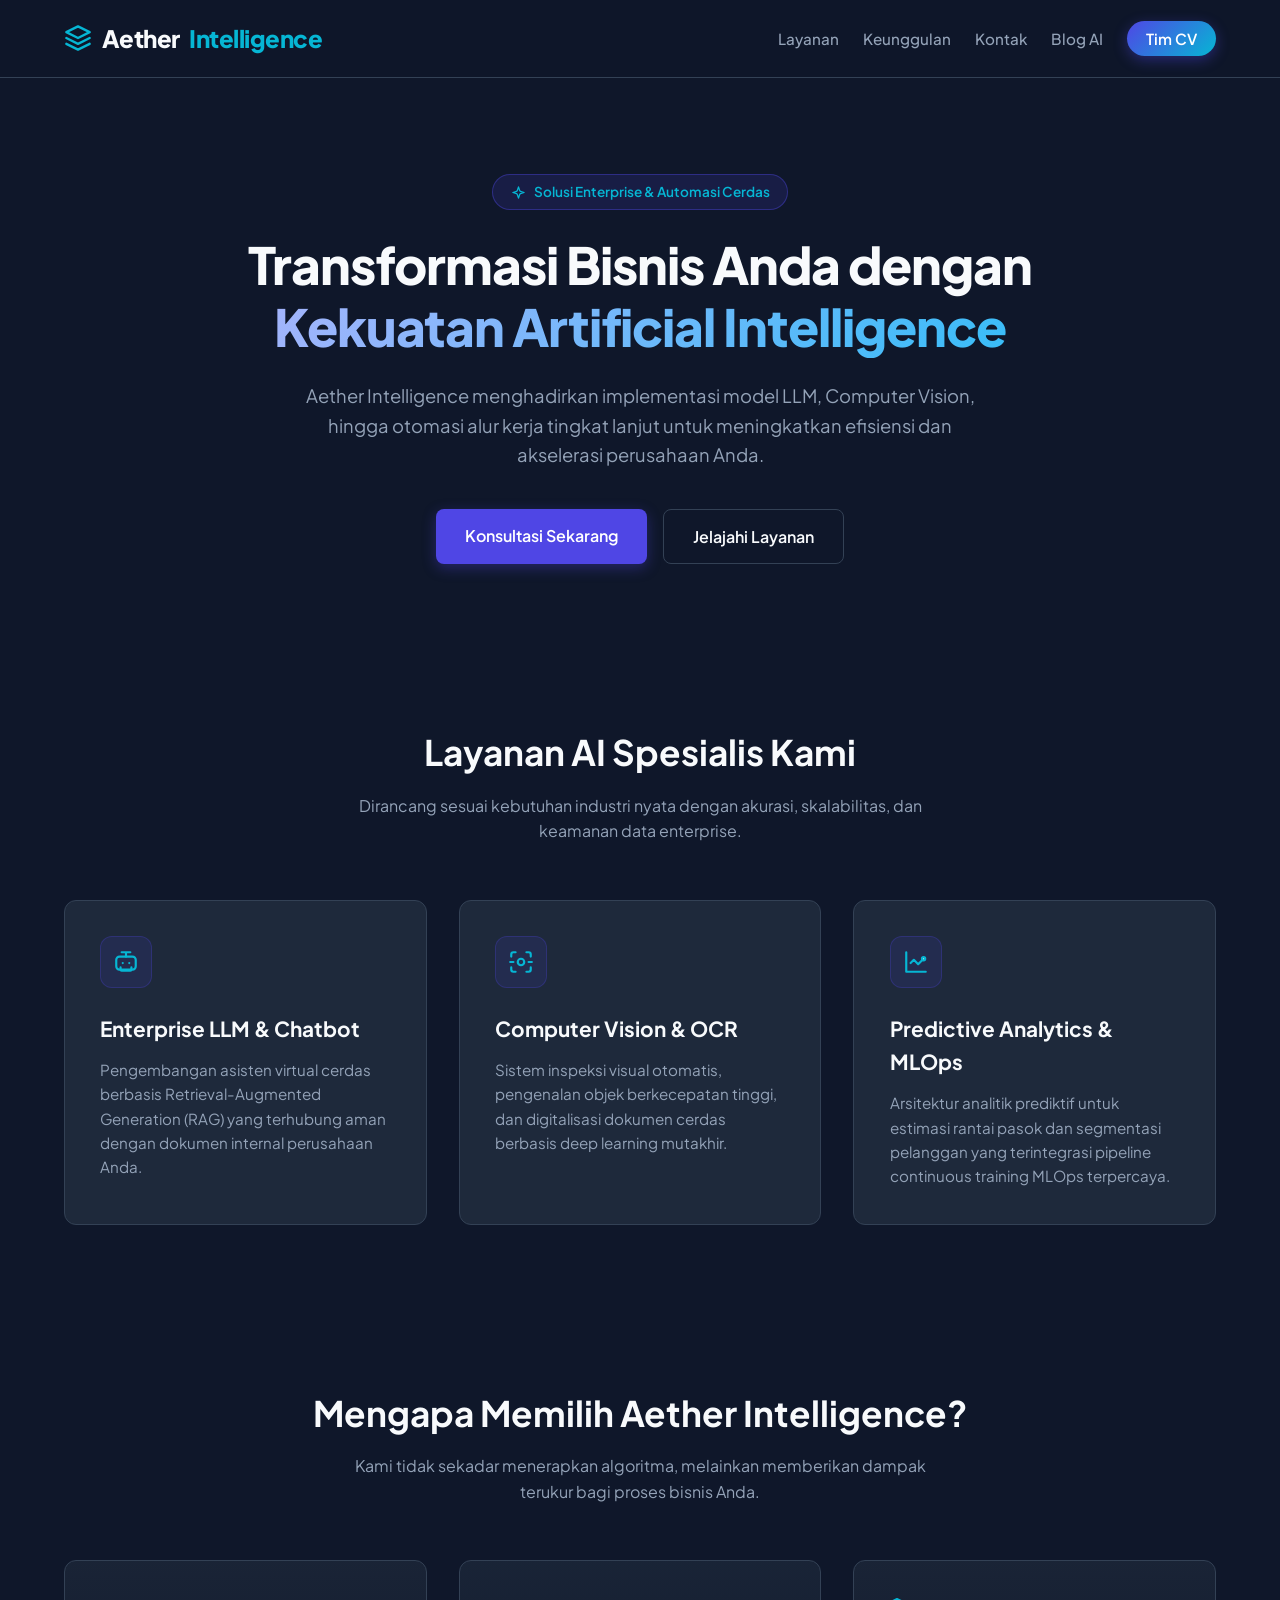
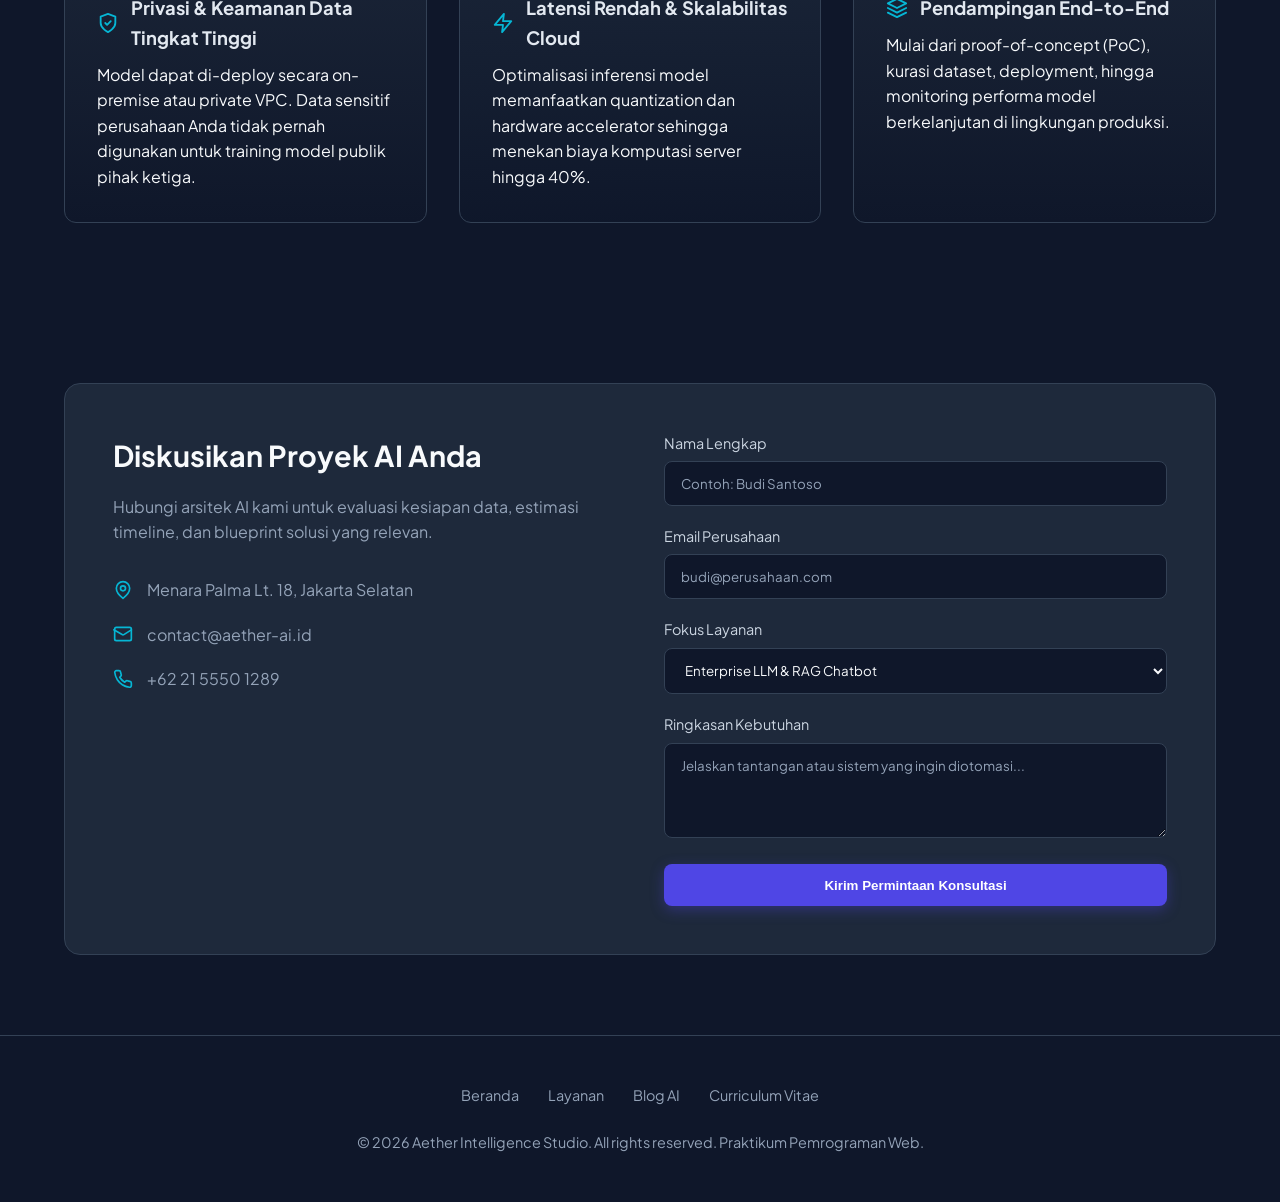
<file: index.html>
<!DOCTYPE html>
<html lang="id">
<head>
  <meta charset="UTF-8">
  <meta name="viewport" content="width=device-width, initial-scale=1.0">
  <title>Aether Intelligence - Solusi Jasa Artificial Intelligence Terdepan</title>
  <meta name="description" content="Aether Intelligence menghadirkan solusi jasa Artificial Intelligence untuk perusahaan: chatbot LLM berbasis RAG, computer vision, dan analitik prediktif dengan pendampingan end-to-end.">
  
  <!-- Google Fonts: Plus Jakarta Sans -->
  <link rel="preconnect" href="https://fonts.googleapis.com">
  <link rel="preconnect" href="https://fonts.gstatic.com" crossorigin>
  <link href="https://fonts.googleapis.com/css2?family=Plus+Jakarta+Sans:wght@400;500;600;700;800&display=swap" rel="stylesheet">
  
  <!-- External Pure CSS -->
  <link rel="stylesheet" href="assets/css/style.css">
</head>
<body>

  <!-- Header & Navigation -->
  <header>
    <div class="container navbar">
      <a href="index.html" class="logo">
        <!-- Modern Tech AI Vector Logo -->
        <svg class="logo-icon" viewBox="0 0 24 24" fill="none" stroke="currentColor" stroke-linecap="round" stroke-linejoin="round">
          <path d="M12 2L2 7l10 5 10-5-10-5zM2 17l10 5 10-5M2 12l10 5 10-5"/>
        </svg>
        Aether<span>Intelligence</span>
      </a>
      <nav>
        <ul class="nav-links">
          <li><a href="#layanan">Layanan</a></li>
          <li><a href="#tentang">Keunggulan</a></li>
          <li><a href="#kontak">Kontak</a></li>
          <li><a href="blog.html">Blog AI</a></li>
          <li><a href="cv.html" class="btn-nav">Tim CV</a></li>
        </ul>
      </nav>
    </div>
  </header>

  <main>
    <!-- Hero Section -->
    <section class="hero">
      <div class="container">
        <!-- Pill Badge dengan Sparkles SVG -->
        <span class="badge-tag">
          <svg viewBox="0 0 24 24" fill="none" stroke="currentColor" stroke-linecap="round" stroke-linejoin="round">
            <path d="m12 3-1.9 5.8a2 2 0 0 1-1.3 1.3L3 12l5.8 1.9a2 2 0 0 1 1.3 1.3L12 21l1.9-5.8a2 2 0 0 1 1.3-1.3L21 12l-5.8-1.9a2 2 0 0 1-1.3-1.3L12 3z"/>
          </svg>
          Solusi Enterprise & Automasi Cerdas
        </span>

        <h1>Transformasi Bisnis Anda dengan <span>Kekuatan Artificial Intelligence</span></h1>
        <p>Aether Intelligence menghadirkan implementasi model LLM, Computer Vision, hingga otomasi alur kerja tingkat lanjut untuk meningkatkan efisiensi dan akselerasi perusahaan Anda.</p>
        <div class="hero-actions">
          <a href="#kontak" class="btn btn-primary">Konsultasi Sekarang</a>
          <a href="#layanan" class="btn btn-secondary">Jelajahi Layanan</a>
        </div>
      </div>
    </section>

    <!-- Services / Layanan Section -->
    <section id="layanan" class="section">
      <div class="container">
        <div class="section-title">
          <h2>Layanan AI Spesialis Kami</h2>
          <p>Dirancang sesuai kebutuhan industri nyata dengan akurasi, skalabilitas, dan keamanan data enterprise.</p>
        </div>

        <div class="grid-cards">
          <!-- Service Card 1: Enterprise LLM (Icon: Bot / AI Node) -->
          <article class="card">
            <div class="card-icon">
              <svg viewBox="0 0 24 24" fill="none" stroke="currentColor" stroke-linecap="round" stroke-linejoin="round">
                <rect width="18" height="12" x="3" y="7" rx="3"/>
                <path d="M12 7V3M8 3h8M9 13h.01M15 13h.01"/>
                <path d="M7 17v2a1 1 0 0 0 1 1h8a1 1 0 0 0 1-1v-2"/>
              </svg>
            </div>
            <h3>Enterprise LLM & Chatbot</h3>
            <p>Pengembangan asisten virtual cerdas berbasis Retrieval-Augmented Generation (RAG) yang terhubung aman dengan dokumen internal perusahaan Anda.</p>
          </article>

          <!-- Service Card 2: Computer Vision (Icon: Focus / Vision Lens) -->
          <article class="card">
            <div class="card-icon">
              <svg viewBox="0 0 24 24" fill="none" stroke="currentColor" stroke-linecap="round" stroke-linejoin="round">
                <path d="M3 7V5a2 2 0 0 1 2-2h2M17 3h2a2 2 0 0 1 2 2v2M21 17v2a2 2 0 0 1-2 2h-2M7 21H5a2 2 0 0 1-2-2v-2"/>
                <circle cx="12" cy="12" r="3"/>
                <path d="M2 12h3M19 12h3"/>
              </svg>
            </div>
            <h3>Computer Vision & OCR</h3>
            <p>Sistem inspeksi visual otomatis, pengenalan objek berkecepatan tinggi, dan digitalisasi dokumen cerdas berbasis deep learning mutakhir.</p>
          </article>

          <!-- Service Card 3: Predictive Analytics (Icon: Trend Analytics / MLOps) -->
          <article class="card">
            <div class="card-icon">
              <svg viewBox="0 0 24 24" fill="none" stroke="currentColor" stroke-linecap="round" stroke-linejoin="round">
                <path d="M3 3v18h18"/>
                <path d="m19 9-5 5-4-4-3 3"/>
                <circle cx="19" cy="9" r="1.5" fill="currentColor"/>
              </svg>
            </div>
            <h3>Predictive Analytics & MLOps</h3>
            <p>Arsitektur analitik prediktif untuk estimasi rantai pasok dan segmentasi pelanggan yang terintegrasi pipeline continuous training MLOps terpercaya.</p>
          </article>
        </div>
      </div>
    </section>

    <!-- Keunggulan / About Section -->
    <section id="tentang" class="section">
      <div class="container">
        <div class="section-title">
          <h2>Mengapa Memilih Aether Intelligence?</h2>
          <p>Kami tidak sekadar menerapkan algoritma, melainkan memberikan dampak terukur bagi proses bisnis Anda.</p>
        </div>

        <div class="features-grid">
          <!-- Feature 1: Keamanan (Shield Check SVG) -->
          <div class="feature-box">
            <h3>
              <svg viewBox="0 0 24 24" fill="none" stroke="currentColor" stroke-linecap="round" stroke-linejoin="round">
                <path d="M12 22s8-4 8-10V5l-8-3-8 3v7c0 6 8 10 8 10z"/>
                <path d="m9 12 2 2 4-4"/>
              </svg>
              Privasi & Keamanan Data Tingkat Tinggi
            </h3>
            <p>Model dapat di-deploy secara on-premise atau private VPC. Data sensitif perusahaan Anda tidak pernah digunakan untuk training model publik pihak ketiga.</p>
          </div>

          <!-- Feature 2: Latensi Rendah (Zap / Speed SVG) -->
          <div class="feature-box">
            <h3>
              <svg viewBox="0 0 24 24" fill="none" stroke="currentColor" stroke-linecap="round" stroke-linejoin="round">
                <polygon points="13 2 3 14 12 14 11 22 21 10 12 10 13 2"/>
              </svg>
              Latensi Rendah & Skalabilitas Cloud
            </h3>
            <p>Optimalisasi inferensi model memanfaatkan quantization dan hardware accelerator sehingga menekan biaya komputasi server hingga 40%.</p>
          </div>

          <!-- Feature 3: End-to-End (Layers / Architecture SVG) -->
          <div class="feature-box">
            <h3>
              <svg viewBox="0 0 24 24" fill="none" stroke="currentColor" stroke-linecap="round" stroke-linejoin="round">
                <polygon points="12 2 2 7 12 12 22 7 12 2"/>
                <polyline points="2 17 12 22 22 17"/>
                <polyline points="2 12 12 17 22 12"/>
              </svg>
              Pendampingan End-to-End
            </h3>
            <p>Mulai dari proof-of-concept (PoC), kurasi dataset, deployment, hingga monitoring performa model berkelanjutan di lingkungan produksi.</p>
          </div>
        </div>
      </div>
    </section>

    <!-- Contact & Consultation Section -->
    <section id="kontak" class="section">
      <div class="container">
        <div class="contact-wrapper">
          <div class="contact-info">
            <h3>Diskusikan Proyek AI Anda</h3>
            <p>Hubungi arsitek AI kami untuk evaluasi kesiapan data, estimasi timeline, dan blueprint solusi yang relevan.</p>
            
            <!-- Lokasi SVG -->
            <div class="info-item">
              <svg viewBox="0 0 24 24" fill="none" stroke="currentColor" stroke-linecap="round" stroke-linejoin="round">
                <path d="M20 10c0 6-8 12-8 12s-8-6-8-12a8 8 0 0 1 16 0Z"/>
                <circle cx="12" cy="10" r="3"/>
              </svg>
              <span>Menara Palma Lt. 18, Jakarta Selatan</span>
            </div>

            <!-- Email SVG -->
            <div class="info-item">
              <svg viewBox="0 0 24 24" fill="none" stroke="currentColor" stroke-linecap="round" stroke-linejoin="round">
                <rect width="20" height="16" x="2" y="4" rx="2"/>
                <path d="m22 7-8.97 5.7a1.94 1.94 0 0 1-2.06 0L1 7"/>
              </svg>
              <span>contact@aether-ai.id</span>
            </div>

            <!-- Phone SVG -->
            <div class="info-item">
              <svg viewBox="0 0 24 24" fill="none" stroke="currentColor" stroke-linecap="round" stroke-linejoin="round">
                <path d="M22 16.92v3a2 2 0 0 1-2.18 2 19.79 19.79 0 0 1-8.63-3.07 19.5 19.5 0 0 1-6-6 19.79 19.79 0 0 1-3.07-8.67A2 2 0 0 1 4.11 2h3a2 2 0 0 1 2 1.72 12.84 12.84 0 0 0 .7 2.81 2 2 0 0 1-.45 2.11L8.09 9.91a16 16 0 0 0 6 6l1.27-1.27a2 2 0 0 1 2.11-.45 12.84 12.84 0 0 0 2.81.7A2 2 0 0 1 22 16.92z"/>
              </svg>
              <span>+62 21 5550 1289</span>
            </div>
          </div>

          <form class="contact-form" id="contactForm" action="#" method="POST">
            <div class="form-group">
              <label for="name">Nama Lengkap</label>
              <input type="text" id="name" class="form-control" placeholder="Contoh: Budi Santoso" required>
            </div>
            <div class="form-group">
              <label for="email">Email Perusahaan</label>
              <input type="email" id="email" class="form-control" placeholder="budi@perusahaan.com" required>
            </div>
            <div class="form-group">
              <label for="service">Fokus Layanan</label>
              <select id="service" class="form-control">
                <option value="rag">Enterprise LLM & RAG Chatbot</option>
                <option value="cv">Computer Vision & OCR</option>
                <option value="predictive">Predictive Analytics & MLOps</option>
              </select>
            </div>
            <div class="form-group">
              <label for="message">Ringkasan Kebutuhan</label>
              <textarea id="message" rows="4" class="form-control" placeholder="Jelaskan tantangan atau sistem yang ingin diotomasi..." required></textarea>
            </div>
            <button type="submit" class="btn btn-primary">Kirim Permintaan Konsultasi</button>
          </form>
        </div>
      </div>
    </section>
  </main>

  <!-- Footer -->
  <footer>
    <div class="container">
      <ul class="footer-links">
        <li><a href="index.html">Beranda</a></li>
        <li><a href="#layanan">Layanan</a></li>
        <li><a href="blog.html">Blog AI</a></li>
        <li><a href="cv.html">Curriculum Vitae</a></li>
      </ul>
      <p>&copy; 2026 Aether Intelligence Studio. All rights reserved. Praktikum Pemrograman Web.</p>
    </div>
  </footer>
  

  <!-- Script: Penanganan Form Kontak (dipindah dari inline onsubmit) -->
  <script>
    document.getElementById('contactForm').addEventListener('submit', function (event) {
      event.preventDefault();
      alert('Terima kasih! Tim konsultan Aether AI akan segera menghubungi Anda.');
    });
  </script>

</body>
</html>
</file>
<file: assets/css/style.css>
/* ==========================================================================
   AETHER INTELLIGENCE - EXTERNAL CSS (STRICTLY PURE CSS, NO FRAMEWORK)
   ========================================================================== */

/* --- CSS Variables / Design Tokens --- */
:root {
  --primary-color: #4f46e5;
  --primary-hover: #4338ca;
  --secondary-color: #06b6d4;
  --accent-color: #ec4899;
  
  --dark-bg: #0f172a;
  --card-bg: #1e293b;
  --text-main: #f8fafc;
  --text-muted: #94a3b8;
  --border-color: #334155;
  --font-family: 'Plus Jakarta Sans', system-ui, -apple-system, sans-serif;
  --transition: all 0.3s cubic-bezier(0.4, 0, 0.2, 1);
  --shadow: 0 10px 25px -5px rgba(0, 0, 0, 0.3), 0 8px 10px -6px rgba(0, 0, 0, 0.3);
}

/* --- Base & Reset Box-Model --- */
* {
  margin: 0;
  padding: 0;
  box-sizing: border-box;
}

html {
  scroll-behavior: smooth;
}

body {
  font-family: var(--font-family);
  background-color: var(--dark-bg);
  color: var(--text-main);
  line-height: 1.6;
  overflow-x: hidden;
}

/* --- Container Utility --- */
.container {
  width: 90%;
  max-width: 1200px;
  margin: 0 auto;
}

/* --- Header & Navigation --- */
header {
  position: sticky;
  top: 0;
  z-index: 1000;
  background-color: rgba(15, 23, 42, 0.85);
  backdrop-filter: blur(12px);
  border-bottom: 1px solid var(--border-color);
}

.navbar {
  display: flex;
  justify-content: space-between;
  align-items: center;
  padding: 1.2rem 0;
}

.logo {
  font-size: 1.5rem;
  font-weight: 800;
  color: var(--text-main);
  text-decoration: none;
  display: flex;
  align-items: center;
  gap: 0.6rem;
  letter-spacing: -0.5px;
}

.logo-icon {
  width: 28px;
  height: 28px;
  stroke: var(--secondary-color);
  stroke-width: 2;
  flex-shrink: 0;
}

.logo span {
  color: var(--secondary-color);
}

.nav-links {
  display: flex;
  list-style: none;
  gap: 1.5rem;
  align-items: center;
}

.nav-links a {
  color: var(--text-muted);
  text-decoration: none;
  font-weight: 500;
  font-size: 0.95rem;
  transition: var(--transition);
}

.nav-links a:hover,
.nav-links a.active {
  color: var(--text-main);
}

.btn-nav {
  padding: 0.5rem 1.2rem;
  border-radius: 9999px;
  background: linear-gradient(135deg, var(--primary-color), var(--secondary-color));
  color: #fff !important;
  font-weight: 600 !important;
  box-shadow: 0 4px 14px rgba(79, 70, 229, 0.4);
}

.btn-nav:hover {
  transform: translateY(-2px);
  box-shadow: 0 6px 20px rgba(79, 70, 229, 0.6);
}

/* --- Buttons --- */
.btn {
  display: inline-block;
  padding: 0.85rem 1.8rem;
  border-radius: 8px;
  font-weight: 600;
  text-decoration: none;
  transition: var(--transition);
  cursor: pointer;
  border: none;
}

.btn-primary {
  background-color: var(--primary-color);
  color: #fff;
  box-shadow: 0 4px 14px rgba(79, 70, 229, 0.35);
}

.btn-primary:hover {
  background-color: var(--primary-hover);
  transform: translateY(-2px);
}

.btn-secondary {
  background-color: transparent;
  color: var(--text-main);
  border: 1px solid var(--border-color);
}

.btn-secondary:hover {
  background-color: var(--card-bg);
  border-color: var(--text-muted);
}

/* --- Hero Section --- */
.hero {
  padding: 6rem 0 5rem;
  text-align: center;
  position: relative;
}

.badge-tag {
  display: inline-flex;
  align-items: center;
  gap: 0.5rem;
  padding: 0.4rem 1.1rem;
  background-color: rgba(79, 70, 229, 0.15);
  border: 1px solid rgba(79, 70, 229, 0.4);
  border-radius: 50px;
  color: var(--secondary-color);
  font-size: 0.85rem;
  font-weight: 600;
  margin-bottom: 1.5rem;
}

.badge-tag svg {
  width: 15px;
  height: 15px;
  stroke: var(--secondary-color);
  stroke-width: 2;
  flex-shrink: 0;
}

.hero h1 {
  font-size: 3.2rem;
  font-weight: 800;
  line-height: 1.2;
  margin-bottom: 1.5rem;
  max-width: 900px;
  margin-left: auto;
  margin-right: auto;
  letter-spacing: -1px;
}

.hero h1 span {
  background: linear-gradient(135deg, #a5b4fc, #38bdf8);
  -webkit-background-clip: text;
  -webkit-text-fill-color: transparent;
}

.hero p {
  font-size: 1.15rem;
  color: var(--text-muted);
  max-width: 700px;
  margin: 0 auto 2.5rem;
}

.hero-actions {
  display: flex;
  gap: 1rem;
  justify-content: center;
  flex-wrap: wrap;
}

/* --- Section Global Layout --- */
.section {
  padding: 5rem 0;
}

.section-title {
  text-align: center;
  margin-bottom: 3.5rem;
}

.section-title h2 {
  font-size: 2.2rem;
  font-weight: 700;
  margin-bottom: 0.75rem;
}

.section-title p {
  color: var(--text-muted);
  max-width: 600px;
  margin: 0 auto;
}

/* --- Layanan (Services) Grid --- */
.grid-cards {
  display: grid;
  grid-template-columns: repeat(auto-fit, minmax(280px, 1fr));
  gap: 2rem;
}

.card {
  background-color: var(--card-bg);
  border: 1px solid var(--border-color);
  border-radius: 12px;
  padding: 2.2rem;
  transition: var(--transition);
  position: relative;
  display: flex;
  flex-direction: column;
}

.card:hover {
  transform: translateY(-6px);
  border-color: var(--primary-color);
  box-shadow: var(--shadow);
}

.card-icon {
  width: 52px;
  height: 52px;
  background: rgba(79, 70, 229, 0.12);
  border: 1px solid rgba(79, 70, 229, 0.25);
  border-radius: 12px;
  display: flex;
  align-items: center;
  justify-content: center;
  margin-bottom: 1.5rem;
  transition: var(--transition);
}

.card-icon svg {
  width: 26px;
  height: 26px;
  stroke: var(--secondary-color);
  stroke-width: 2;
  transition: var(--transition);
}

.card:hover .card-icon {
  background: var(--primary-color);
  border-color: var(--primary-color);
  box-shadow: 0 0 16px rgba(79, 70, 229, 0.45);
}

.card:hover .card-icon svg {
  stroke: #ffffff;
  transform: scale(1.08);
}

.card h3 {
  font-size: 1.3rem;
  margin-bottom: 0.8rem;
}

.card p {
  color: var(--text-muted);
  font-size: 0.95rem;
  flex-grow: 1;
}

/* --- Tentang / Keunggulan --- */
.features-grid {
  display: grid;
  grid-template-columns: repeat(auto-fit, minmax(320px, 1fr));
  gap: 2rem;
}

.feature-box {
  background: linear-gradient(180deg, rgba(30, 41, 59, 0.7), rgba(15, 23, 42, 0.7));
  border: 1px solid var(--border-color);
  padding: 2rem;
  border-radius: 12px;
}

.feature-box h3 {
  display: flex;
  align-items: center;
  gap: 0.75rem;
  font-size: 1.15rem;
  margin-bottom: 0.6rem;
  color: #e2e8f0;
}

.feature-box h3 svg {
  width: 22px;
  height: 22px;
  stroke: var(--secondary-color);
  stroke-width: 2;
  flex-shrink: 0;
}

/* --- Contact Section --- */
.contact-wrapper {
  display: grid;
  grid-template-columns: 1fr 1fr;
  gap: 3rem;
  background-color: var(--card-bg);
  border: 1px solid var(--border-color);
  padding: 3rem;
  border-radius: 16px;
}

.contact-info h3 {
  font-size: 1.8rem;
  margin-bottom: 1rem;
}

.contact-info p {
  color: var(--text-muted);
  margin-bottom: 2rem;
}

.info-item {
  margin-bottom: 1.2rem;
  display: flex;
  align-items: center;
  gap: 0.9rem;
  color: var(--text-muted);
}

.info-item svg {
  width: 20px;
  height: 20px;
  stroke: var(--secondary-color);
  stroke-width: 2;
  flex-shrink: 0;
}

.contact-form {
  display: flex;
  flex-direction: column;
  gap: 1.2rem;
}

.form-group label {
  display: block;
  font-size: 0.9rem;
  margin-bottom: 0.4rem;
  color: #cbd5e1;
}

.form-control {
  width: 100%;
  padding: 0.8rem 1rem;
  border-radius: 8px;
  background-color: var(--dark-bg);
  border: 1px solid var(--border-color);
  color: var(--text-main);
  font-family: inherit;
  outline: none;
  transition: var(--transition);
}

.form-control:focus {
  border-color: var(--primary-color);
  box-shadow: 0 0 0 3px rgba(79, 70, 229, 0.25);
}

.form-control::placeholder {
  color: #94a3b8;
  opacity: 1;
}

/* --- Footer --- */
footer {
  border-top: 1px solid var(--border-color);
  padding: 3rem 0;
  text-align: center;
  color: var(--text-muted);
  font-size: 0.9rem;
}

.footer-links {
  display: flex;
  justify-content: center;
  gap: 1.8rem;
  margin-bottom: 1.5rem;
  list-style: none;
}

.footer-links a {
  color: var(--text-muted);
  text-decoration: none;
  transition: var(--transition);
}

.footer-links a:hover {
  color: var(--text-main);
}

/* --- Media Queries (Responsive Breakpoints) --- */
@media (max-width: 900px) {
  .hero h1 {
    font-size: 2.5rem;
  }
  .contact-wrapper {
    grid-template-columns: 1fr;
    padding: 2rem;
  }
}

@media (max-width: 650px) {
  .navbar {
    flex-direction: column;
    gap: 1rem;
  }
  .nav-links {
    flex-wrap: wrap;
    justify-content: center;
    gap: 1rem;
  }
  .hero h1 {
    font-size: 2rem;
  }
}
</file>
